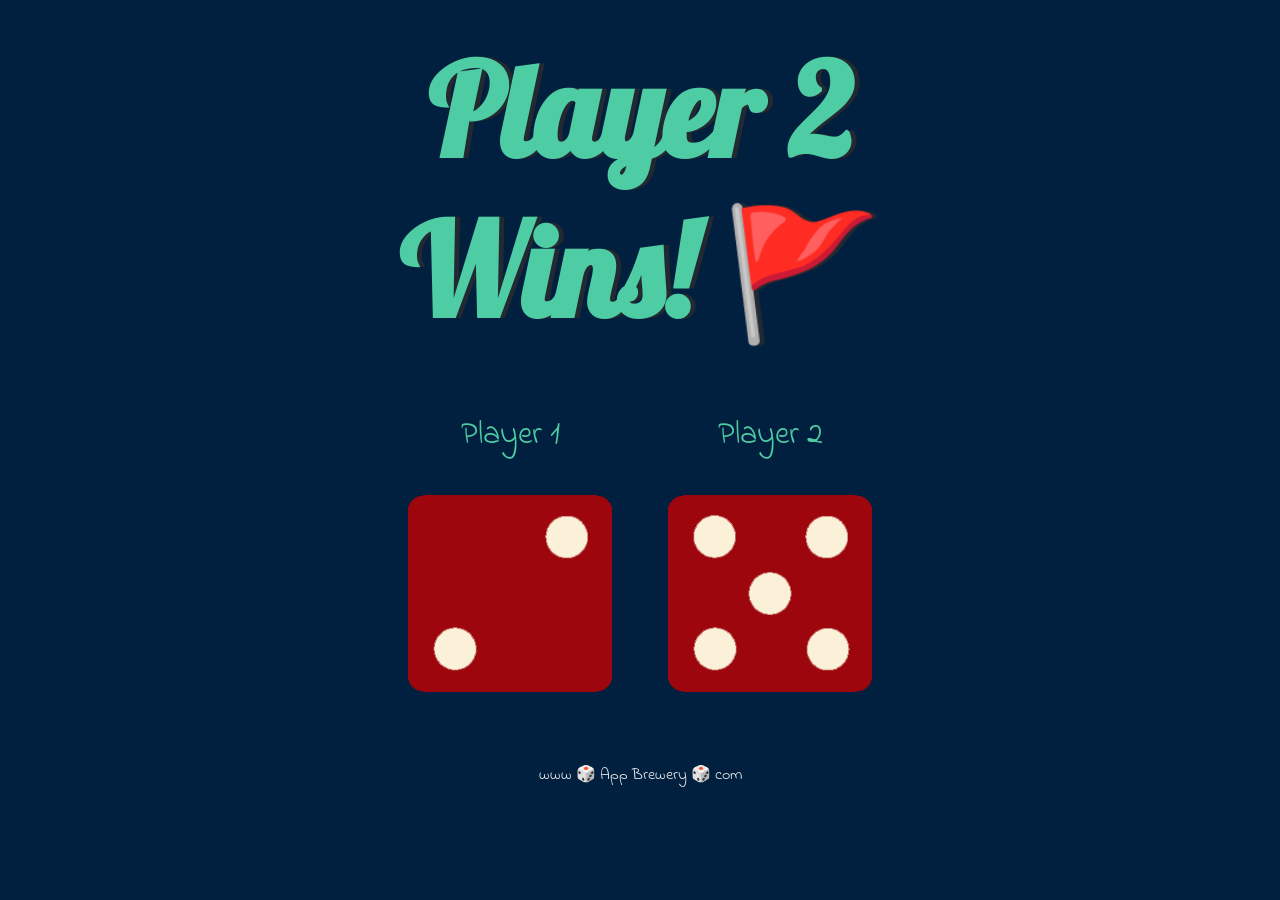
<file: dicee.html>
<!DOCTYPE html>
<html lang="en" dir="ltr">
  <head>
    <meta charset="utf-8">
    <title>Dicee</title>
    <link rel="stylesheet" href="styles.css">
    <link href="https://fonts.googleapis.com/css?family=Indie+Flower|Lobster" rel="stylesheet">

  </head>
  <body>

    <div class="container">
      <h1>Refresh Me</h1>

      <div class="dice">
        <p>Player 1</p>
        <img class="img1" src="images/dice6.png">
      </div>

      <div class="dice">
        <p>Player 2</p>
        <img class="img2" src="images/dice6.png">
      </div>

    </div>

    <script src="index.js" charset="utf-8"></script>

      </body>

      <footer>
        www 🎲 App Brewery 🎲 com
      </footer>
    </html>
</file>
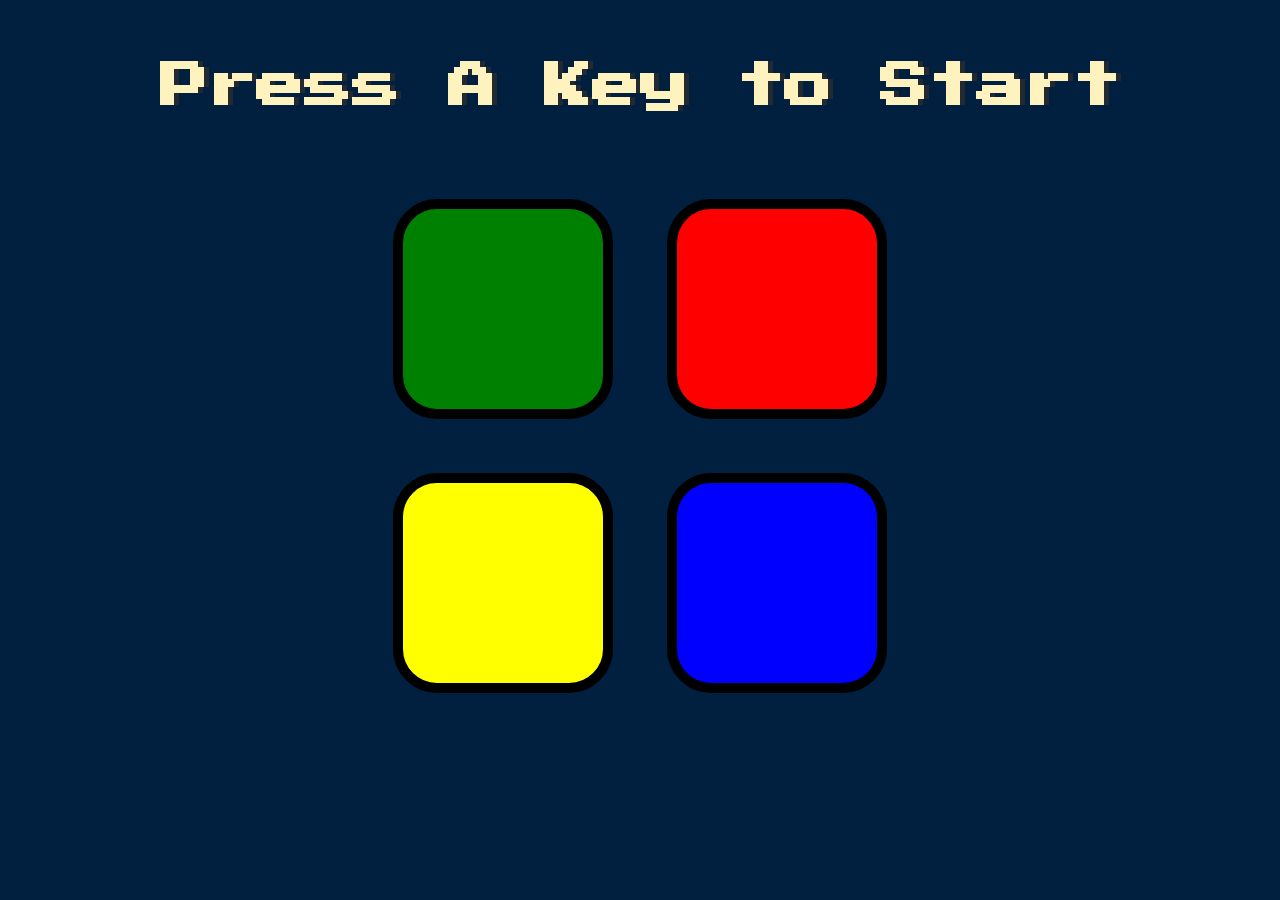
<file: simon.html>
<!DOCTYPE html>
<html lang="en" dir="ltr">

<head>
  <meta charset="utf-8">
  <title>Simon</title>
  <link rel="stylesheet" href="styles.css">
  <link href="https://fonts.googleapis.com/css?family=Press+Start+2P" rel="stylesheet">
</head>

<body>
  <h1 id="level-title">Press A Key to Start</h1>
  <div class="container">
    <div lass="row">

      <div type="button" id="green" class="btn green">

      </div>

      <div type="button" id="red" class="btn red">

      </div>
    </div>

    <div class="row">

      <div type="button" id="yellow" class="btn yellow">

      </div>
      <div type="button" id="blue" class="btn blue">

      </div>

    </div>

  </div>

  <script src="https://ajax.googleapis.com/ajax/libs/jquery/3.3.1/jquery.min.js"></script>
  <script src="game.js" charset="utf-8"></script>

</body>

</html>
</file>
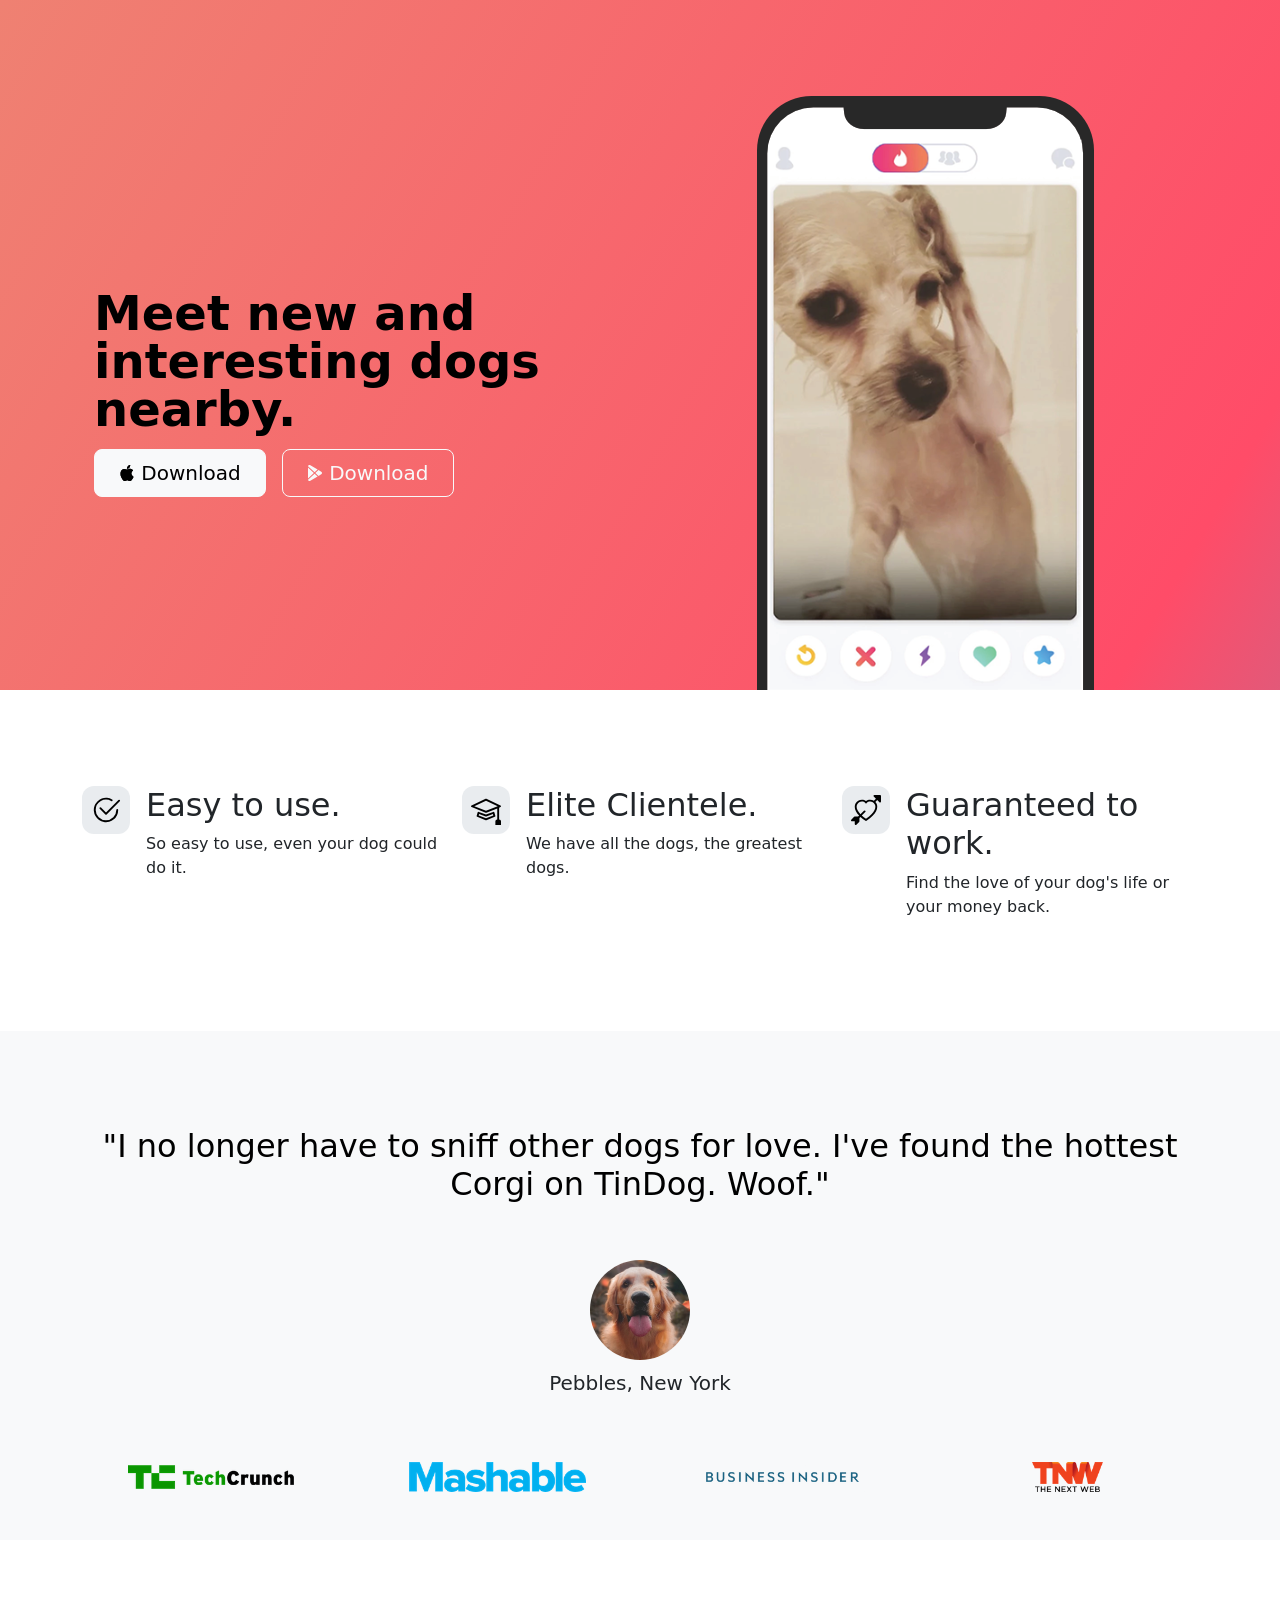
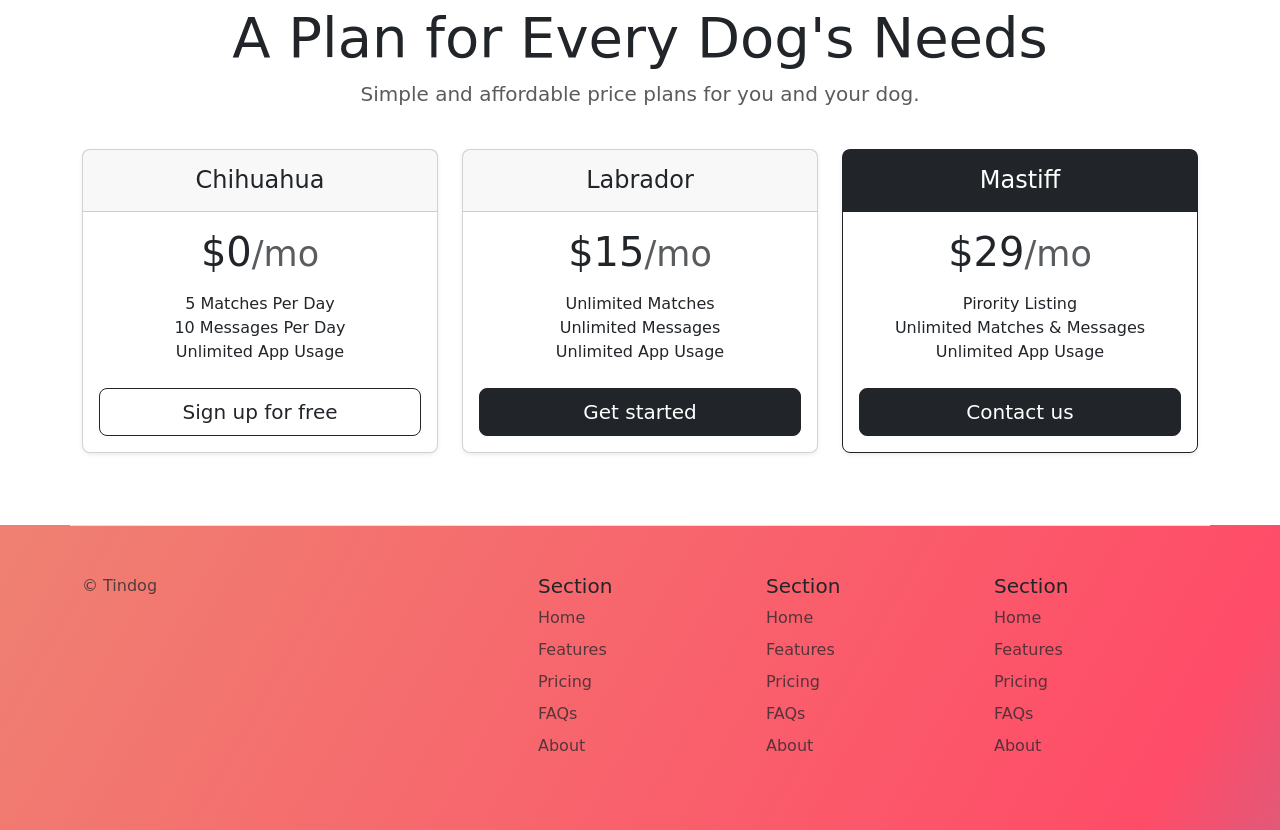
<file: solution.html>
<!DOCTYPE html>
<html lang="en">

<head>
  <meta charset="UTF-8">
  <meta name="viewport" content="width=device-width, initial-scale=1.0">
  <title>TinDog</title>
  <link href="https://cdn.jsdelivr.net/npm/bootstrap@5.3.0-alpha3/dist/css/bootstrap.min.css" rel="stylesheet"
    integrity="sha384-KK94CHFLLe+nY2dmCWGMq91rCGa5gtU4mk92HdvYe+M/SXH301p5ILy+dN9+nJOZ" crossorigin="anonymous">
  <link rel="stylesheet" href="./css/solution.css">
</head>

<body>


  <!-- Title -->
  <section id="title" class="gradient-background">

    <div class="container col-xxl-8 px-4 pt-5">
      <div class="row flex-lg-row-reverse align-items-center g-5 pt-5">
        <div class="col-10 col-sm-8 col-lg-6">
          <img src="./images/iphone.png" class="d-block mx-lg-auto img-fluid" alt="Bootstrap Themes" height="200"
            loading="lazy">
        </div>
        <div class="col-lg-6">
          <h1 class="display-5 fw-bold text-body-emphasis lh-1 mb-3">Meet new and interesting dogs nearby.</h1>

          <div class="d-grid gap-2 d-md-flex justify-content-md-start">
            <button type="button" class="btn btn-light btn-lg px-4 me-md-2"><svg xmlns="http://www.w3.org/2000/svg"
                width="16" height="16" fill="currentColor" class="bi bi-apple mb-1" viewBox="0 0 16 16">
                <path
                  d="M11.182.008C11.148-.03 9.923.023 8.857 1.18c-1.066 1.156-.902 2.482-.878 2.516.024.034 1.52.087 2.475-1.258.955-1.345.762-2.391.728-2.43Zm3.314 11.733c-.048-.096-2.325-1.234-2.113-3.422.212-2.189 1.675-2.789 1.698-2.854.023-.065-.597-.79-1.254-1.157a3.692 3.692 0 0 0-1.563-.434c-.108-.003-.483-.095-1.254.116-.508.139-1.653.589-1.968.607-.316.018-1.256-.522-2.267-.665-.647-.125-1.333.131-1.824.328-.49.196-1.422.754-2.074 2.237-.652 1.482-.311 3.83-.067 4.56.244.729.625 1.924 1.273 2.796.576.984 1.34 1.667 1.659 1.899.319.232 1.219.386 1.843.067.502-.308 1.408-.485 1.766-.472.357.013 1.061.154 1.782.539.571.197 1.111.115 1.652-.105.541-.221 1.324-1.059 2.238-2.758.347-.79.505-1.217.473-1.282Z" />
                <path
                  d="M11.182.008C11.148-.03 9.923.023 8.857 1.18c-1.066 1.156-.902 2.482-.878 2.516.024.034 1.52.087 2.475-1.258.955-1.345.762-2.391.728-2.43Zm3.314 11.733c-.048-.096-2.325-1.234-2.113-3.422.212-2.189 1.675-2.789 1.698-2.854.023-.065-.597-.79-1.254-1.157a3.692 3.692 0 0 0-1.563-.434c-.108-.003-.483-.095-1.254.116-.508.139-1.653.589-1.968.607-.316.018-1.256-.522-2.267-.665-.647-.125-1.333.131-1.824.328-.49.196-1.422.754-2.074 2.237-.652 1.482-.311 3.83-.067 4.56.244.729.625 1.924 1.273 2.796.576.984 1.34 1.667 1.659 1.899.319.232 1.219.386 1.843.067.502-.308 1.408-.485 1.766-.472.357.013 1.061.154 1.782.539.571.197 1.111.115 1.652-.105.541-.221 1.324-1.059 2.238-2.758.347-.79.505-1.217.473-1.282Z" />
              </svg> Download</button>
            <button type="button" class="btn btn-outline-light btn-lg px-4"><svg xmlns="http://www.w3.org/2000/svg"
                width="16" height="16" fill="currentColor" class="bi bi-google-play mb-1" viewBox="0 0 16 16">
                <path
                  d="M14.222 9.374c1.037-.61 1.037-2.137 0-2.748L11.528 5.04 8.32 8l3.207 2.96 2.694-1.586Zm-3.595 2.116L7.583 8.68 1.03 14.73c.201 1.029 1.36 1.61 2.303 1.055l7.294-4.295ZM1 13.396V2.603L6.846 8 1 13.396ZM1.03 1.27l6.553 6.05 3.044-2.81L3.333.215C2.39-.341 1.231.24 1.03 1.27Z" />
              </svg> Download</button>
          </div>
        </div>
      </div>
    </div>
  </section>
  <!-- Features -->
  <section id="features">
    <div class="container mt-5">
      <div class="row g-4 py-5 row-cols-1 row-cols-lg-3">
        <div class="col d-flex align-items-start">
          <div
            class="icon-square text-body-emphasis bg-body-secondary d-inline-flex align-items-center justify-content-center fs-4 flex-shrink-0 me-3">
            <svg xmlns="http://www.w3.org/2000/svg" height="30" fill="currentColor" class="bi bi-check2-circle"
              viewBox="0 0 16 16">
              <path
                d="M2.5 8a5.5 5.5 0 0 1 8.25-4.764.5.5 0 0 0 .5-.866A6.5 6.5 0 1 0 14.5 8a.5.5 0 0 0-1 0 5.5 5.5 0 1 1-11 0z" />
              <path
                d="M15.354 3.354a.5.5 0 0 0-.708-.708L8 9.293 5.354 6.646a.5.5 0 1 0-.708.708l3 3a.5.5 0 0 0 .708 0l7-7z" />
            </svg>
          </div>
          <div>
            <h3 class="fs-2">Easy to use.</h3>
            <p>So easy to use, even your dog could do it.</p>

          </div>
        </div>
        <div class="col d-flex align-items-start">
          <div
            class="icon-square text-body-emphasis bg-body-secondary d-inline-flex align-items-center justify-content-center fs-4 flex-shrink-0 me-3">
            <svg xmlns="http://www.w3.org/2000/svg" height="30" fill="currentColor" class="bi bi-mortarboard"
              viewBox="0 0 16 16">
              <path
                d="M8.211 2.047a.5.5 0 0 0-.422 0l-7.5 3.5a.5.5 0 0 0 .025.917l7.5 3a.5.5 0 0 0 .372 0L14 7.14V13a1 1 0 0 0-1 1v2h3v-2a1 1 0 0 0-1-1V6.739l.686-.275a.5.5 0 0 0 .025-.917l-7.5-3.5ZM8 8.46 1.758 5.965 8 3.052l6.242 2.913L8 8.46Z" />
              <path
                d="M4.176 9.032a.5.5 0 0 0-.656.327l-.5 1.7a.5.5 0 0 0 .294.605l4.5 1.8a.5.5 0 0 0 .372 0l4.5-1.8a.5.5 0 0 0 .294-.605l-.5-1.7a.5.5 0 0 0-.656-.327L8 10.466 4.176 9.032Zm-.068 1.873.22-.748 3.496 1.311a.5.5 0 0 0 .352 0l3.496-1.311.22.748L8 12.46l-3.892-1.556Z" />
            </svg>
          </div>
          <div>
            <h3 class="fs-2">Elite Clientele.</h3>
            <p>We have all the dogs, the greatest dogs.</p>

          </div>
        </div>
        <div class="col d-flex align-items-start">
          <div
            class="icon-square text-body-emphasis bg-body-secondary d-inline-flex align-items-center justify-content-center fs-4 flex-shrink-0 me-3">
            <svg xmlns="http://www.w3.org/2000/svg" height="30" fill="currentColor" class="bi bi-arrow-through-heart"
              viewBox="0 0 16 16">
              <path fill-rule="evenodd"
                d="M2.854 15.854A.5.5 0 0 1 2 15.5V14H.5a.5.5 0 0 1-.354-.854l1.5-1.5A.5.5 0 0 1 2 11.5h1.793l.53-.53c-.771-.802-1.328-1.58-1.704-2.32-.798-1.575-.775-2.996-.213-4.092C3.426 2.565 6.18 1.809 8 3.233c1.25-.98 2.944-.928 4.212-.152L13.292 2 12.147.854A.5.5 0 0 1 12.5 0h3a.5.5 0 0 1 .5.5v3a.5.5 0 0 1-.854.354L14 2.707l-1.006 1.006c.236.248.44.531.6.845.562 1.096.585 2.517-.213 4.092-.793 1.563-2.395 3.288-5.105 5.08L8 13.912l-.276-.182a21.86 21.86 0 0 1-2.685-2.062l-.539.54V14a.5.5 0 0 1-.146.354l-1.5 1.5Zm2.893-4.894A20.419 20.419 0 0 0 8 12.71c2.456-1.666 3.827-3.207 4.489-4.512.679-1.34.607-2.42.215-3.185-.817-1.595-3.087-2.054-4.346-.761L8 4.62l-.358-.368c-1.259-1.293-3.53-.834-4.346.761-.392.766-.464 1.845.215 3.185.323.636.815 1.33 1.519 2.065l1.866-1.867a.5.5 0 1 1 .708.708L5.747 10.96Z" />
            </svg>
          </div>
          <div>
            <h3 class="fs-2">Guaranteed to work.</h3>
            <p>Find the love of your dog's life or your money back.</p>

          </div>
        </div>
      </div>
    </div>
  </section>
  <!-- Testimonial -->
  <section id="testimonial">
    <div class="my-5">
      <div class="p-5 text-center bg-body-tertiary">
        <div class="container py-5">
          <h2 class="text-body-emphasis">"I no longer have to sniff other dogs for love. I've found the hottest Corgi on
            TinDog. Woof."</h2>
          <img class="profile-img mt-5" src="./images/dog-img.jpg" alt="dog image">
          <p class="col-lg-8 mx-auto lead mt-2">
            Pebbles, New York
          </p>
        </div>

        <div class="container">
          <div class="row">
            <div class="col-lg-3 col-sm-12">
              <img src="./images/techcrunch.png" alt="techcrunch" height="30">
            </div>
            <div class="col-lg-3 col-sm-12">
              <img src="./images/mashable.png" alt="mashable" height="30">
            </div>
            <div class="col-lg-3 col-sm-12">
              <img src="./images/bizinsider.png" alt="bizinsider" height="30">
            </div>
            <div class="col-lg-3 col-sm-12">
              <img src="./images/tnw.png" alt="tnw" height="30">
            </div>
          </div>
        </div>
      </div>
    </div>
  </section>
  <!-- Pricing -->
  <section id="pricing">
    <div class="container">
      <div class="pricing-header p-3 pb-md-4 mx-auto text-center">
        <h2 class="display-4 fw-normal">A Plan for Every Dog's Needs</h2>
        <p class="fs-5 text-body-secondary">Simple and affordable price plans for you and your dog.
      </div>
      <div class="row row-cols-1 row-cols-md-3 mb-3 text-center">
        <div class="col">
          <div class="card mb-4 rounded-3 shadow-sm">
            <div class="card-header py-3">
              <h4 class="my-0 fw-normal">Chihuahua</h4>
            </div>
            <div class="card-body">
              <h1 class="card-title pricing-card-title">$0<small class="text-body-secondary fw-light">/mo</small></h1>
              <ul class="list-unstyled mt-3 mb-4">
                <li>5 Matches Per Day</li>
                <li>10 Messages Per Day</li>
                <li>Unlimited App Usage</li>
              </ul>
              <button type="button" class="w-100 btn btn-lg btn-outline-dark">Sign up for free</button>
            </div>
          </div>
        </div>
        <div class="col">
          <div class="card mb-4 rounded-3 shadow-sm">
            <div class="card-header py-3">
              <h4 class="my-0 fw-normal">Labrador</h4>
            </div>
            <div class="card-body">
              <h1 class="card-title pricing-card-title">$15<small class="text-body-secondary fw-light">/mo</small></h1>
              <ul class="list-unstyled mt-3 mb-4">
                <li>Unlimited Matches</li>
                <li>Unlimited Messages</li>
                <li>Unlimited App Usage</li>
              </ul>
              <button type="button" class="w-100 btn btn-lg btn-dark">Get started</button>
            </div>
          </div>
        </div>
        <div class="col">
          <div class="card mb-4 rounded-3 shadow-sm border-dark">
            <div class="card-header py-3 text-bg-dark border-dark">
              <h4 class="my-0 fw-normal">Mastiff</h4>
            </div>
            <div class="card-body">
              <h1 class="card-title pricing-card-title">$29<small class="text-body-secondary fw-light">/mo</small></h1>
              <ul class="list-unstyled mt-3 mb-4">
                <li>Pirority Listing</li>
                <li>Unlimited Matches & Messages</li>
                <li>Unlimited App Usage</li>
              </ul>
              <button type="button" class="w-100 btn btn-lg btn-dark">Contact us</button>
            </div>
          </div>
        </div>
      </div>
    </div>
  </section>
  <!-- Footer -->
  <section id="contact" class="gradient-background">
    <div class="container ">
      <footer class="row row-cols-1 row-cols-sm-2 row-cols-md-5 py-5 mt-5 border-top">
        <div class="col mb-3">

          <p class="text-body-secondary">© Tindog</p>
        </div>

        <div class="col mb-3">

        </div>

        <div class="col mb-3">
          <h5>Section</h5>
          <ul class="nav flex-column">
            <li class="nav-item mb-2"><a href="#" class="nav-link p-0 text-body-secondary">Home</a></li>
            <li class="nav-item mb-2"><a href="#" class="nav-link p-0 text-body-secondary">Features</a></li>
            <li class="nav-item mb-2"><a href="#" class="nav-link p-0 text-body-secondary">Pricing</a></li>
            <li class="nav-item mb-2"><a href="#" class="nav-link p-0 text-body-secondary">FAQs</a></li>
            <li class="nav-item mb-2"><a href="#" class="nav-link p-0 text-body-secondary">About</a></li>
          </ul>
        </div>

        <div class="col mb-3">
          <h5>Section</h5>
          <ul class="nav flex-column">
            <li class="nav-item mb-2"><a href="#" class="nav-link p-0 text-body-secondary">Home</a></li>
            <li class="nav-item mb-2"><a href="#" class="nav-link p-0 text-body-secondary">Features</a></li>
            <li class="nav-item mb-2"><a href="#" class="nav-link p-0 text-body-secondary">Pricing</a></li>
            <li class="nav-item mb-2"><a href="#" class="nav-link p-0 text-body-secondary">FAQs</a></li>
            <li class="nav-item mb-2"><a href="#" class="nav-link p-0 text-body-secondary">About</a></li>
          </ul>
        </div>

        <div class="col mb-3">
          <h5>Section</h5>
          <ul class="nav flex-column">
            <li class="nav-item mb-2"><a href="#" class="nav-link p-0 text-body-secondary">Home</a></li>
            <li class="nav-item mb-2"><a href="#" class="nav-link p-0 text-body-secondary">Features</a></li>
            <li class="nav-item mb-2"><a href="#" class="nav-link p-0 text-body-secondary">Pricing</a></li>
            <li class="nav-item mb-2"><a href="#" class="nav-link p-0 text-body-secondary">FAQs</a></li>
            <li class="nav-item mb-2"><a href="#" class="nav-link p-0 text-body-secondary">About</a></li>
          </ul>
        </div>
      </footer>
    </div>
  </section>
</body>

</html>
</file>
<file: styles.css>
.container {
  width: 70%;
  margin: auto;
  text-align: center;
}

.dice {
  text-align: center;
  display: inline-block;

}

body {
  background-color: #393E46;
}

h1 {
  margin: 30px;
  font-family: 'Lobster', cursive;
  text-shadow: 5px 0 #232931;
  font-size: 8rem;
  color: #4ECCA3;
}

p {
  font-size: 2rem;
  color: #4ECCA3;
  font-family: 'Indie Flower', cursive;
}

img {
  width: 80%;
}

footer {
  margin-top: 5%;
  color: #EEEEEE;
  text-align: center;
  font-family: 'Indie Flower', cursive;

}

body {
  text-align: center;
  background-color: #011F3F;
}

#level-title {
  font-family: 'Press Start 2P', cursive;
  font-size: 3rem;
  margin:  5%;
  color: #FEF2BF;
}

.container {
  display: block;
  width: 50%;
  margin: auto;

}

.btn {
  margin: 25px;
  display: inline-block;
  height: 200px;
  width: 200px;
  border: 10px solid black;
  border-radius: 20%;
}

.game-over {
  background-color: red;
  opacity: 0.8;
}

.red {
  background-color: red;
}

.green {
  background-color: green;
}

.blue {
  background-color: blue;
}

.yellow {
  background-color: yellow;
}

.pressed {
  box-shadow: 0 0 20px white;
  background-color: grey;
}
</file>
<file: css/solution.css>
.gradient-background {
  background: linear-gradient(300deg, #00bfff, #ff4c68, #ef8172);
  background-size: 180% 180%;
  animation: gradient-animation 18s ease infinite;
}

@keyframes gradient-animation {
  0% {
    background-position: 0% 50%;
  }
  50% {
    background-position: 100% 50%;
  }
  100% {
    background-position: 0% 50%;
  }
}

.icon-square {
  width: 3rem;
  height: 3rem;
  border-radius: 0.75rem;
}

.profile-img {
  border-radius: 50%;
  height: 100px;
}
</file>
